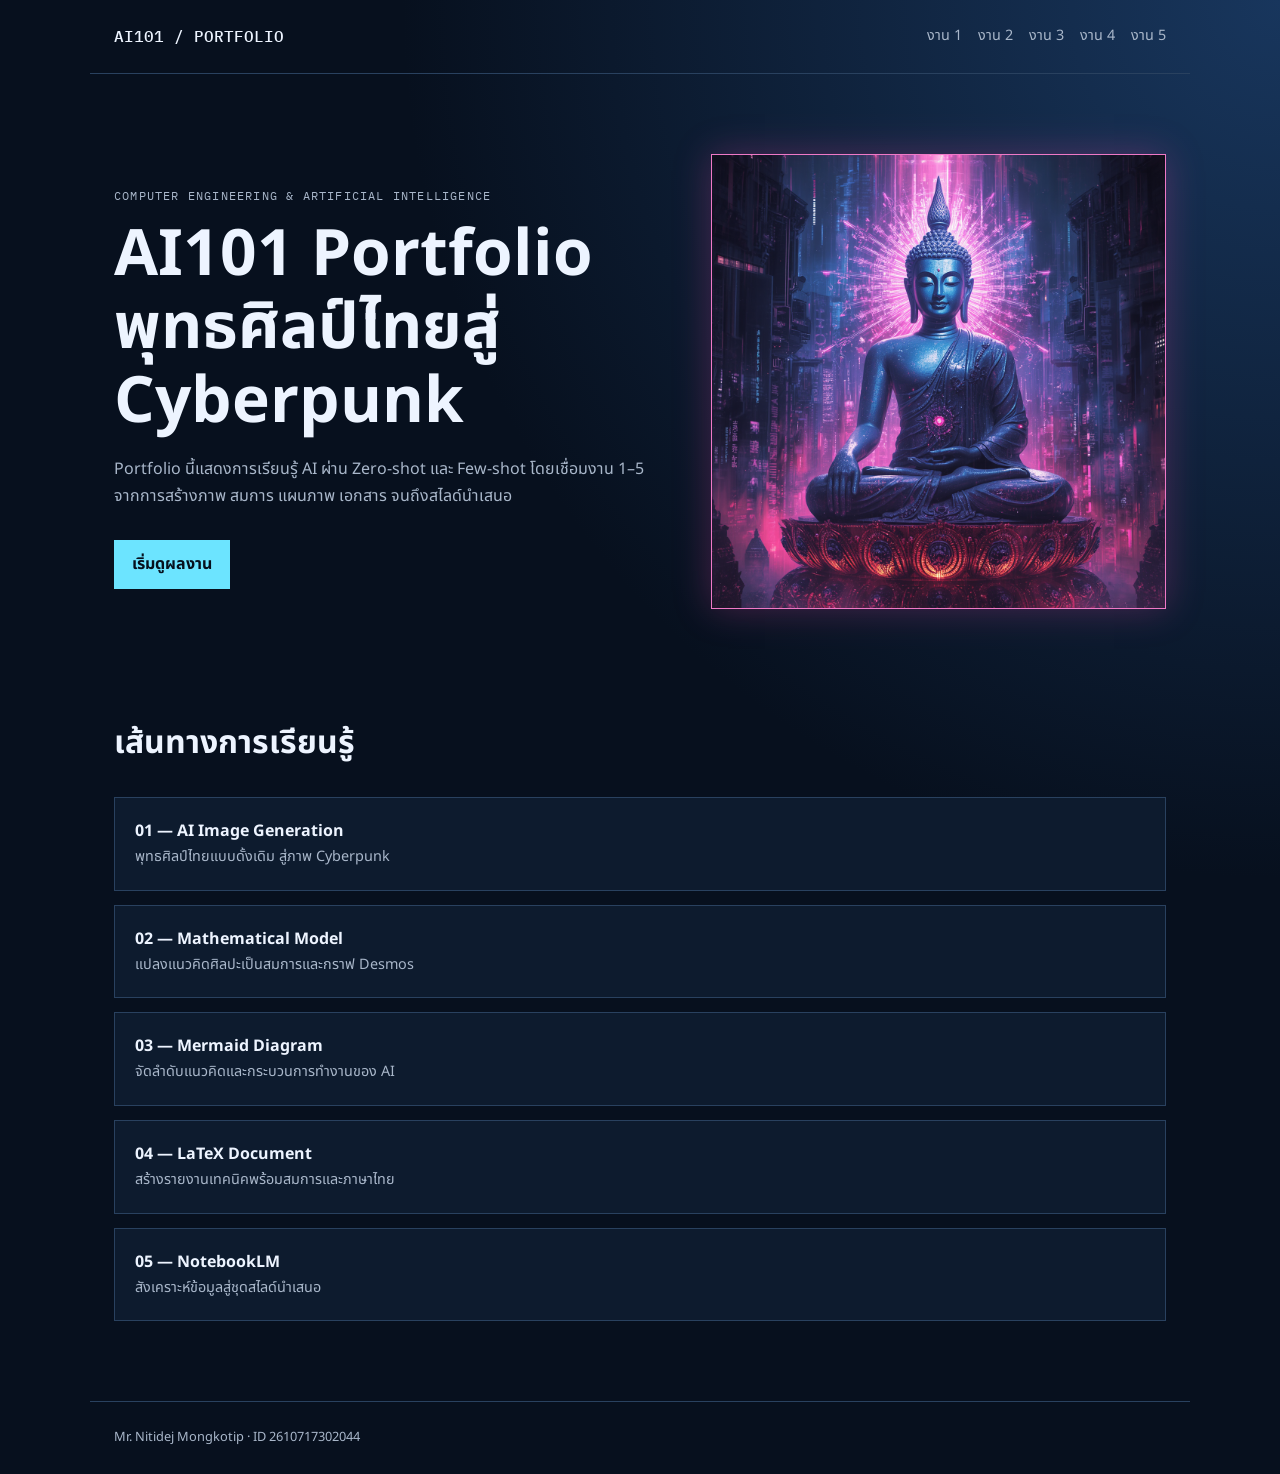
<file: index.html>
<!doctype html>
<html lang="th">
<head>
  <meta charset="UTF-8">
  <meta name="viewport" content="width=device-width, initial-scale=1">
  <title>AI101 Portfolio | Nitidej Mongkotip</title>
  <link rel="stylesheet" href="style.css">
</head>
<body>
  <header>
    <a class="brand" href="index.html">AI101 / PORTFOLIO</a>
    <nav>
      <a href="work-1.html">งาน 1</a>
      <a href="work-2.html">งาน 2</a>
      <a href="work-3.html">งาน 3</a>
      <a href="work-4.html">งาน 4</a>
      <a href="work-5.html">งาน 5</a>
    </nav>
  </header>

  <main>
    <section class="hero">
      <div>
        <p class="eyebrow">COMPUTER ENGINEERING & ARTIFICIAL INTELLIGENCE</p>
        <h1>AI101 Portfolio<br>พุทธศิลป์ไทยสู่ Cyberpunk</h1>
        <p>
          Portfolio นี้แสดงการเรียนรู้ AI ผ่าน Zero-shot และ Few-shot
          โดยเชื่อมงาน 1–5 จากการสร้างภาพ สมการ แผนภาพ เอกสาร
          จนถึงสไลด์นำเสนอ
        </p>
        <a class="button" href="work-1.html">เริ่มดูผลงาน</a>
      </div>

      <img class="hero-image" src="budda.jpg"
        alt="พระพุทธรูปพุทธศิลป์ไทยประยุกต์แนว Cyberpunk">
    </section>

    <section class="journey">
      <h2>เส้นทางการเรียนรู้</h2>

      <a class="card" href="work-1.html">
        <b>01 — AI Image Generation</b>
        <span>พุทธศิลป์ไทยแบบดั้งเดิม สู่ภาพ Cyberpunk</span>
      </a>

      <a class="card" href="work-2.html">
        <b>02 — Mathematical Model</b>
        <span>แปลงแนวคิดศิลปะเป็นสมการและกราฟ Desmos</span>
      </a>

      <a class="card" href="work-3.html">
        <b>03 — Mermaid Diagram</b>
        <span>จัดลำดับแนวคิดและกระบวนการทำงานของ AI</span>
      </a>

      <a class="card" href="work-4.html">
        <b>04 — LaTeX Document</b>
        <span>สร้างรายงานเทคนิคพร้อมสมการและภาษาไทย</span>
      </a>

      <a class="card" href="work-5.html">
        <b>05 — NotebookLM</b>
        <span>สังเคราะห์ข้อมูลสู่ชุดสไลด์นำเสนอ</span>
      </a>
    </section>
  </main>

  <footer>
    Mr. Nitidej Mongkotip · ID 2610717302044
  </footer>
</body>
</html>
</file>
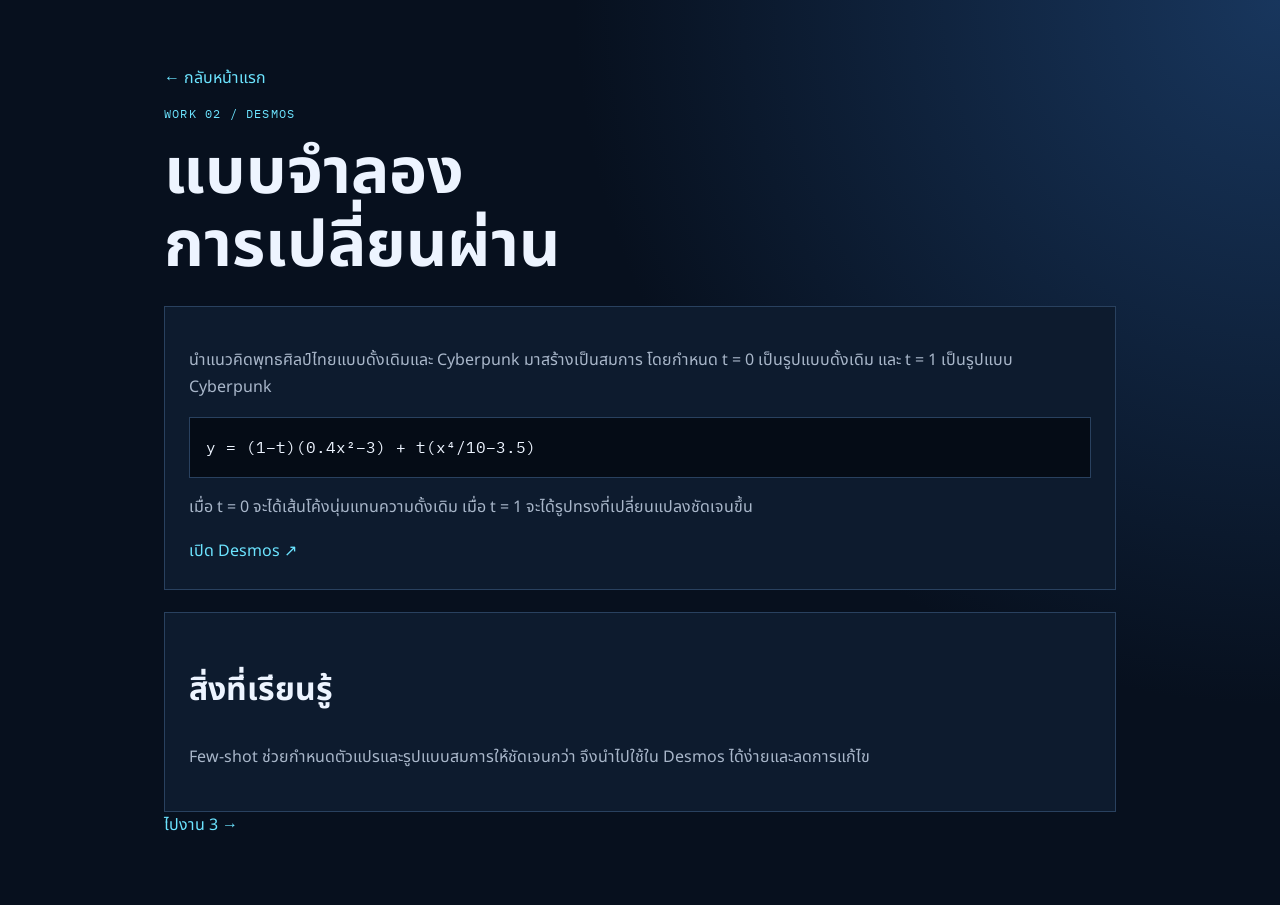
<file: work-2.html>
<!doctype html>
<html lang="th">
<head>
  <meta charset="UTF-8">
  <meta name="viewport" content="width=device-width, initial-scale=1">
  <title>งาน 2 | Desmos</title>
  <link rel="stylesheet" href="style.css">
</head>
<body>
  <main class="page">
    <a class="back" href="index.html">← กลับหน้าแรก</a>
    <p class="kicker">WORK 02 / DESMOS</p>
    <h1>แบบจำลอง<br>การเปลี่ยนผ่าน</h1>

    <div class="panel">
      <p>
        นำแนวคิดพุทธศิลป์ไทยแบบดั้งเดิมและ Cyberpunk
        มาสร้างเป็นสมการ โดยกำหนด t = 0 เป็นรูปแบบดั้งเดิม
        และ t = 1 เป็นรูปแบบ Cyberpunk
      </p>

      <div class="equation">
        y = (1−t)(0.4x²−3) + t(x⁴/10−3.5)
      </div>

      <p>
        เมื่อ t = 0 จะได้เส้นโค้งนุ่มแทนความดั้งเดิม
        เมื่อ t = 1 จะได้รูปทรงที่เปลี่ยนแปลงชัดเจนขึ้น
      </p>

      <a class="resource" href="https://www.desmos.com/calculator?lang=th" target="_blank">
        เปิด Desmos ↗
      </a>
    </div>

    <div class="panel">
      <h2>สิ่งที่เรียนรู้</h2>
      <p>
        Few-shot ช่วยกำหนดตัวแปรและรูปแบบสมการให้ชัดเจนกว่า
        จึงนำไปใช้ใน Desmos ได้ง่ายและลดการแก้ไข
      </p>
    </div>

    <a class="resource" href="work-3.html">ไปงาน 3 →</a>
  </main>
  <script src="script.js"></script>
</body>
</html>
</file>
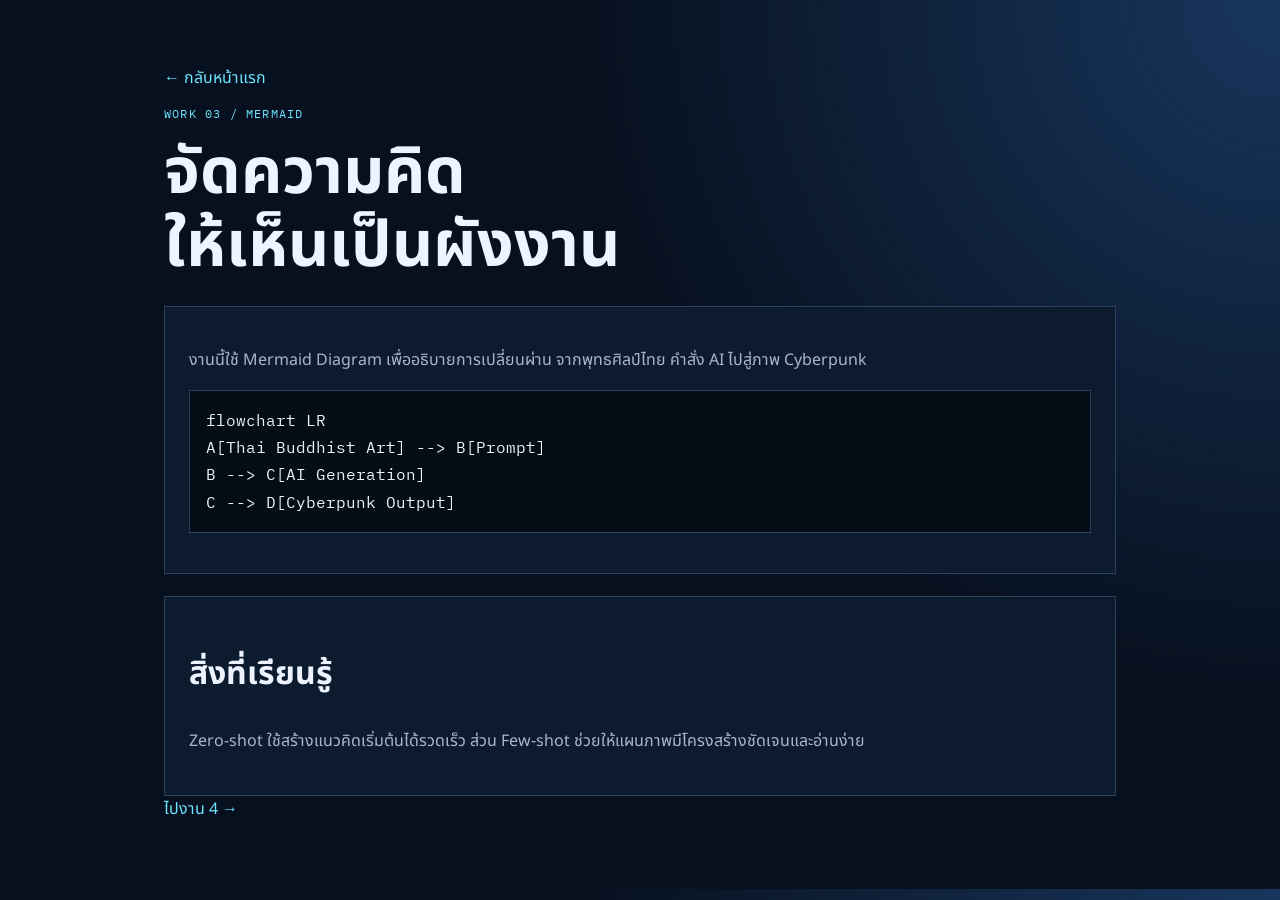
<file: work-3.html>
<!doctype html>
<html lang="th">
<head>
  <meta charset="UTF-8">
  <meta name="viewport" content="width=device-width, initial-scale=1">
  <title>งาน 3 | Mermaid Diagram</title>
  <link rel="stylesheet" href="style.css">
</head>
<body>
  <main class="page">
    <a class="back" href="index.html">← กลับหน้าแรก</a>
    <p class="kicker">WORK 03 / MERMAID</p>
    <h1>จัดความคิด<br>ให้เห็นเป็นผังงาน</h1>

    <div class="panel">
      <p>
        งานนี้ใช้ Mermaid Diagram เพื่ออธิบายการเปลี่ยนผ่าน
        จากพุทธศิลป์ไทย คำสั่ง AI ไปสู่ภาพ Cyberpunk
      </p>

      <pre>flowchart LR
A[Thai Buddhist Art] --> B[Prompt]
B --> C[AI Generation]
C --> D[Cyberpunk Output]</pre>
    </div>

    <div class="panel">
      <h2>สิ่งที่เรียนรู้</h2>
      <p>
        Zero-shot ใช้สร้างแนวคิดเริ่มต้นได้รวดเร็ว
        ส่วน Few-shot ช่วยให้แผนภาพมีโครงสร้างชัดเจนและอ่านง่าย
      </p>
    </div>

    <a class="resource" href="work-4.html">ไปงาน 4 →</a>
  </main>
  <script src="script.js"></script>
</body>
</html>
</file>
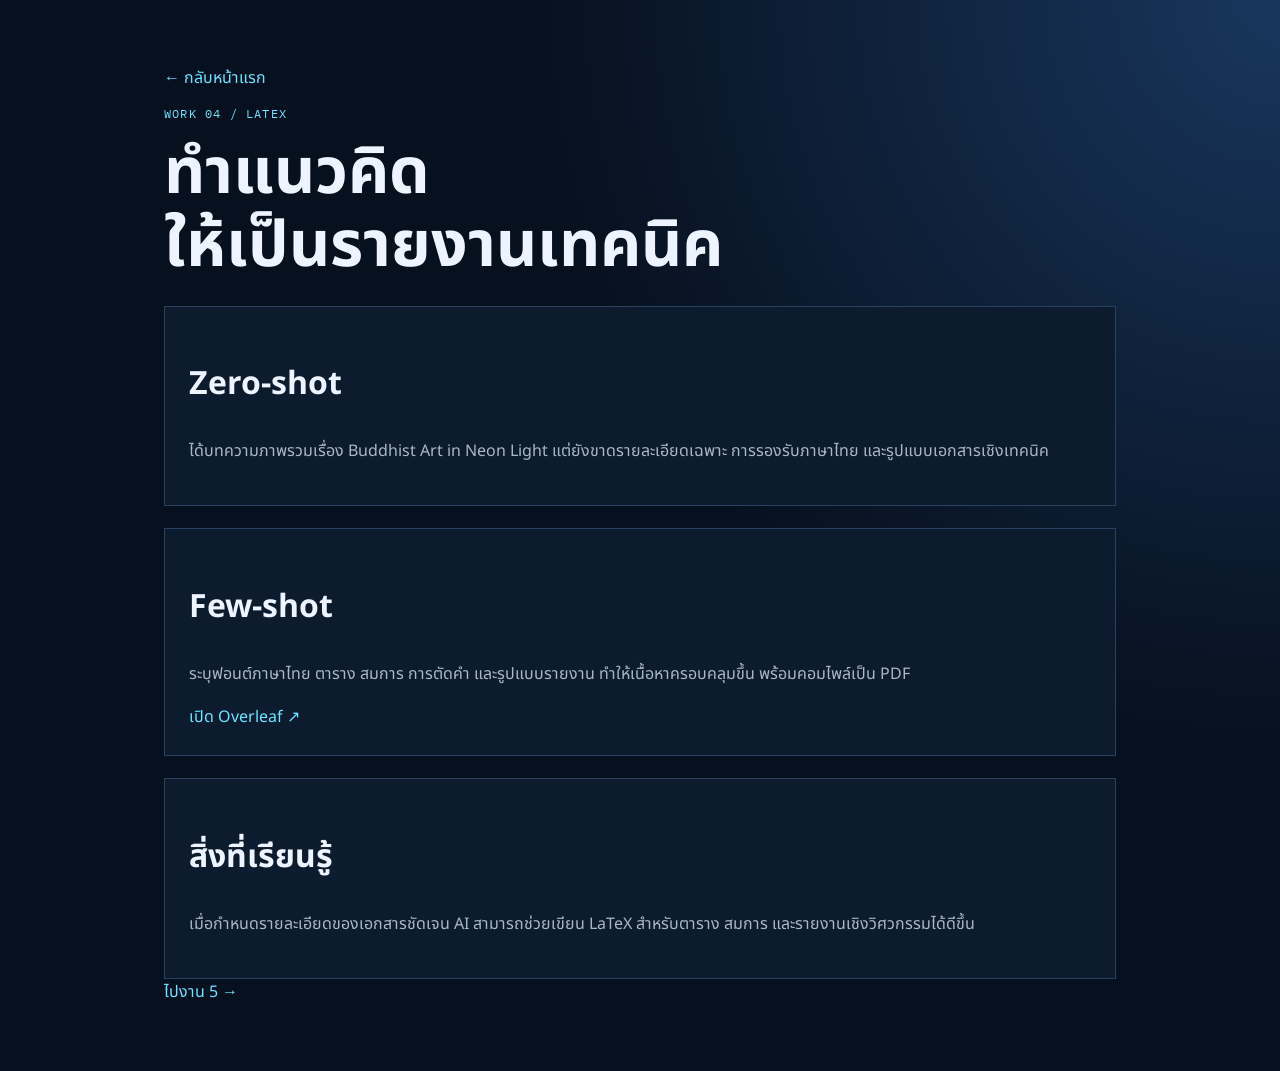
<file: work-4.html>
<!doctype html>
<html lang="th">
<head>
  <meta charset="UTF-8">
  <meta name="viewport" content="width=device-width, initial-scale=1">
  <title>งาน 4 | LaTeX</title>
  <link rel="stylesheet" href="style.css">
</head>
<body>
  <main class="page">
    <a class="back" href="index.html">← กลับหน้าแรก</a>
    <p class="kicker">WORK 04 / LATEX</p>
    <h1>ทำแนวคิด<br>ให้เป็นรายงานเทคนิค</h1>

    <div class="panel">
      <h2>Zero-shot</h2>
      <p>
        ได้บทความภาพรวมเรื่อง Buddhist Art in Neon Light
        แต่ยังขาดรายละเอียดเฉพาะ การรองรับภาษาไทย
        และรูปแบบเอกสารเชิงเทคนิค
      </p>
    </div>

    <div class="panel">
      <h2>Few-shot</h2>
      <p>
        ระบุฟอนต์ภาษาไทย ตาราง สมการ การตัดคำ และรูปแบบรายงาน
        ทำให้เนื้อหาครอบคลุมขึ้น พร้อมคอมไพล์เป็น PDF
      </p>

      <a class="resource" href="https://www.overleaf.com/" target="_blank">
        เปิด Overleaf ↗
      </a>
    </div>

    <div class="panel">
      <h2>สิ่งที่เรียนรู้</h2>
      <p>
        เมื่อกำหนดรายละเอียดของเอกสารชัดเจน AI สามารถช่วยเขียน
        LaTeX สำหรับตาราง สมการ และรายงานเชิงวิศวกรรมได้ดีขึ้น
      </p>
    </div>

    <a class="resource" href="work-5.html">ไปงาน 5 →</a>
  </main>
  <script src="script.js"></script>
</body>
</html>
</file>
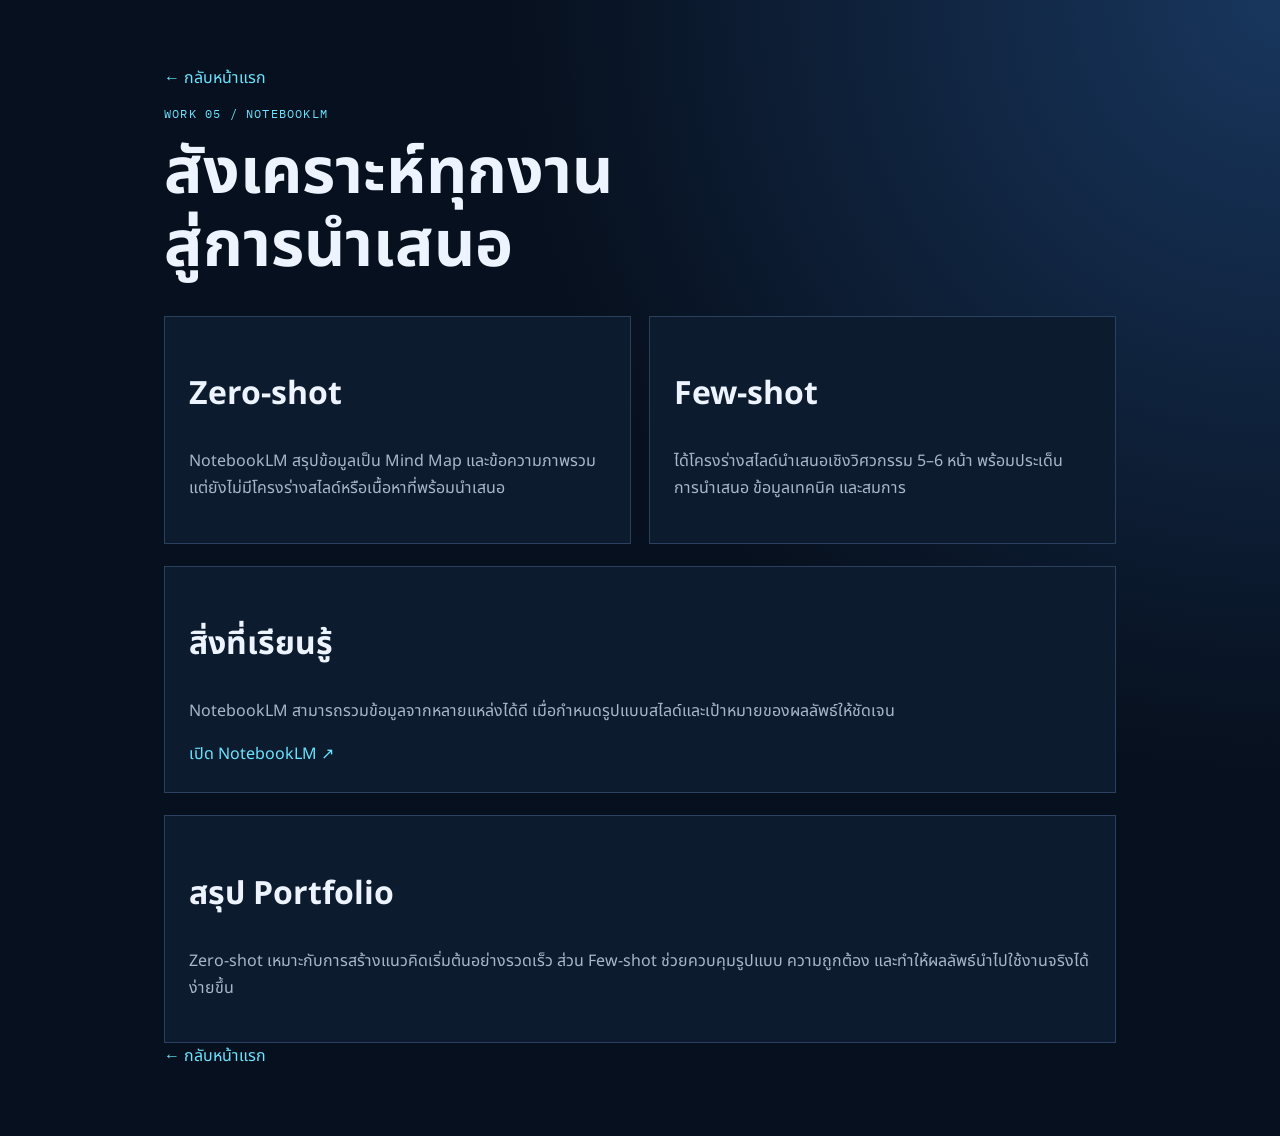
<file: work-5.html>
<!doctype html>
<html lang="th">
<head>
  <meta charset="UTF-8">
  <meta name="viewport" content="width=device-width, initial-scale=1">
  <title>งาน 5 | NotebookLM</title>
  <link rel="stylesheet" href="style.css">
</head>
<body>
  <main class="page">
    <a class="back" href="index.html">← กลับหน้าแรก</a>
    <p class="kicker">WORK 05 / NOTEBOOKLM</p>
    <h1>สังเคราะห์ทุกงาน<br>สู่การนำเสนอ</h1>

    <div class="compare">
      <div class="panel">
        <h2>Zero-shot</h2>
        <p>
          NotebookLM สรุปข้อมูลเป็น Mind Map และข้อความภาพรวม
          แต่ยังไม่มีโครงร่างสไลด์หรือเนื้อหาที่พร้อมนำเสนอ
        </p>
      </div>

      <div class="panel">
        <h2>Few-shot</h2>
        <p>
          ได้โครงร่างสไลด์นำเสนอเชิงวิศวกรรม 5–6 หน้า
          พร้อมประเด็นการนำเสนอ ข้อมูลเทคนิค และสมการ
        </p>
      </div>
    </div>

    <div class="panel">
      <h2>สิ่งที่เรียนรู้</h2>
      <p>
        NotebookLM สามารถรวมข้อมูลจากหลายแหล่งได้ดี
        เมื่อกำหนดรูปแบบสไลด์และเป้าหมายของผลลัพธ์ให้ชัดเจน
      </p>

      <a class="resource" href="https://notebook.google/?hl=th" target="_blank">
        เปิด NotebookLM ↗
      </a>
    </div>

    <div class="panel">
      <h2>สรุป Portfolio</h2>
      <p>
        Zero-shot เหมาะกับการสร้างแนวคิดเริ่มต้นอย่างรวดเร็ว
        ส่วน Few-shot ช่วยควบคุมรูปแบบ ความถูกต้อง
        และทำให้ผลลัพธ์นำไปใช้งานจริงได้ง่ายขึ้น
      </p>
    </div>

    <a class="resource" href="index.html">← กลับหน้าแรก</a>
  </main>
  <script src="script.js"></script>
</body>
</html>
</file>
<file: style.css>
@import url("https://fonts.googleapis.com/css2?family=Noto+Sans+Thai:wght@400;600;700&family=IBM+Plex+Mono:wght@400;500&display=swap");

:root {
  --bg: #07101e;
  --panel: #0d1b2e;
  --text: #edf4ff;
  --muted: #a9b7ca;
  --line: #29415f;
  --accent: #6ce4ff;
}

* { box-sizing: border-box; }

body {
  margin: 0;
  color: var(--text);
  background: radial-gradient(circle at top right, #18365d, transparent 45%), var(--bg);
  font-family: "Noto Sans Thai", sans-serif;
  line-height: 1.7;
}

header, main, footer {
  max-width: 1100px;
  margin: auto;
  padding-left: 24px;
  padding-right: 24px;
}

header {
  min-height: 74px;
  display: flex;
  justify-content: space-between;
  align-items: center;
  border-bottom: 1px solid var(--line);
}

.brand {
  color: var(--text);
  text-decoration: none;
  font-family: "IBM Plex Mono", monospace;
  font-weight: 500;
}

nav { display: flex; gap: 16px; flex-wrap: wrap; }

nav a {
  color: var(--muted);
  text-decoration: none;
  font-size: .9rem;
}

nav a:hover { color: var(--accent); }

.hero {
  padding: 80px 0;
  display: grid;
  grid-template-columns: 1.1fr .9fr;
  gap: 40px;
  align-items: center;
}

.eyebrow {
  color: var(--accent);
  font-family: "IBM Plex Mono", monospace;
  font-size: .75rem;
  letter-spacing: .1em;
}

h1 {
  font-size: clamp(2.3rem, 5vw, 4.5rem);
  line-height: 1.15;
  margin: 10px 0;
}

h2 { font-size: 2rem; }

.hero p { color: var(--muted); max-width: 650px; }

.hero-image {
  width: 100%;
  border: 1px solid #ef79c7;
  box-shadow: 0 0 35px rgba(255, 76, 181, .25);
}

.button {
  display: inline-block;
  margin-top: 14px;
  padding: 11px 18px;
  background: var(--accent);
  color: #06101d;
  text-decoration: none;
  font-weight: 700;
}

.journey { padding-bottom: 80px; }

.card {
  display: block;
  padding: 20px;
  margin-top: 14px;
  border: 1px solid var(--line);
  background: var(--panel);
  color: var(--text);
  text-decoration: none;
}

.card:hover {
  border-color: var(--accent);
  transform: translateY(-2px);
}

.card b, .card span { display: block; }

.card span { color: var(--muted); font-size: .9rem; }

.page {
  max-width: 1000px;
  margin: auto;
  padding: 65px 24px;
}

.back, .resource {
  color: var(--accent);
  text-decoration: none;
}

.kicker {
  color: var(--accent);
  font-family: "IBM Plex Mono", monospace;
  font-size: .75rem;
  letter-spacing: .1em;
}

.panel {
  padding: 24px;
  margin-top: 22px;
  background: var(--panel);
  border: 1px solid var(--line);
}

.panel p { color: var(--muted); }

.artwork {
  width: 100%;
  max-width: 560px;
  border: 1px solid var(--line);
}

.compare {
  display: grid;
  grid-template-columns: 1fr 1fr;
  gap: 18px;
}

.compare img { width: 100%; }

pre, .equation {
  padding: 16px;
  background: #050c16;
  border: 1px solid var(--line);
  overflow: auto;
  font-family: "IBM Plex Mono", monospace;
}

footer {
  padding-top: 25px;
  padding-bottom: 25px;
  border-top: 1px solid var(--line);
  color: var(--muted);
  font-size: .8rem;
}

@media (max-width: 700px) {
  header { align-items: flex-start; flex-direction: column; padding-top: 16px; padding-bottom: 16px; }
  .hero, .compare { grid-template-columns: 1fr; }
  .hero { padding-top: 45px; }
}
</file>
